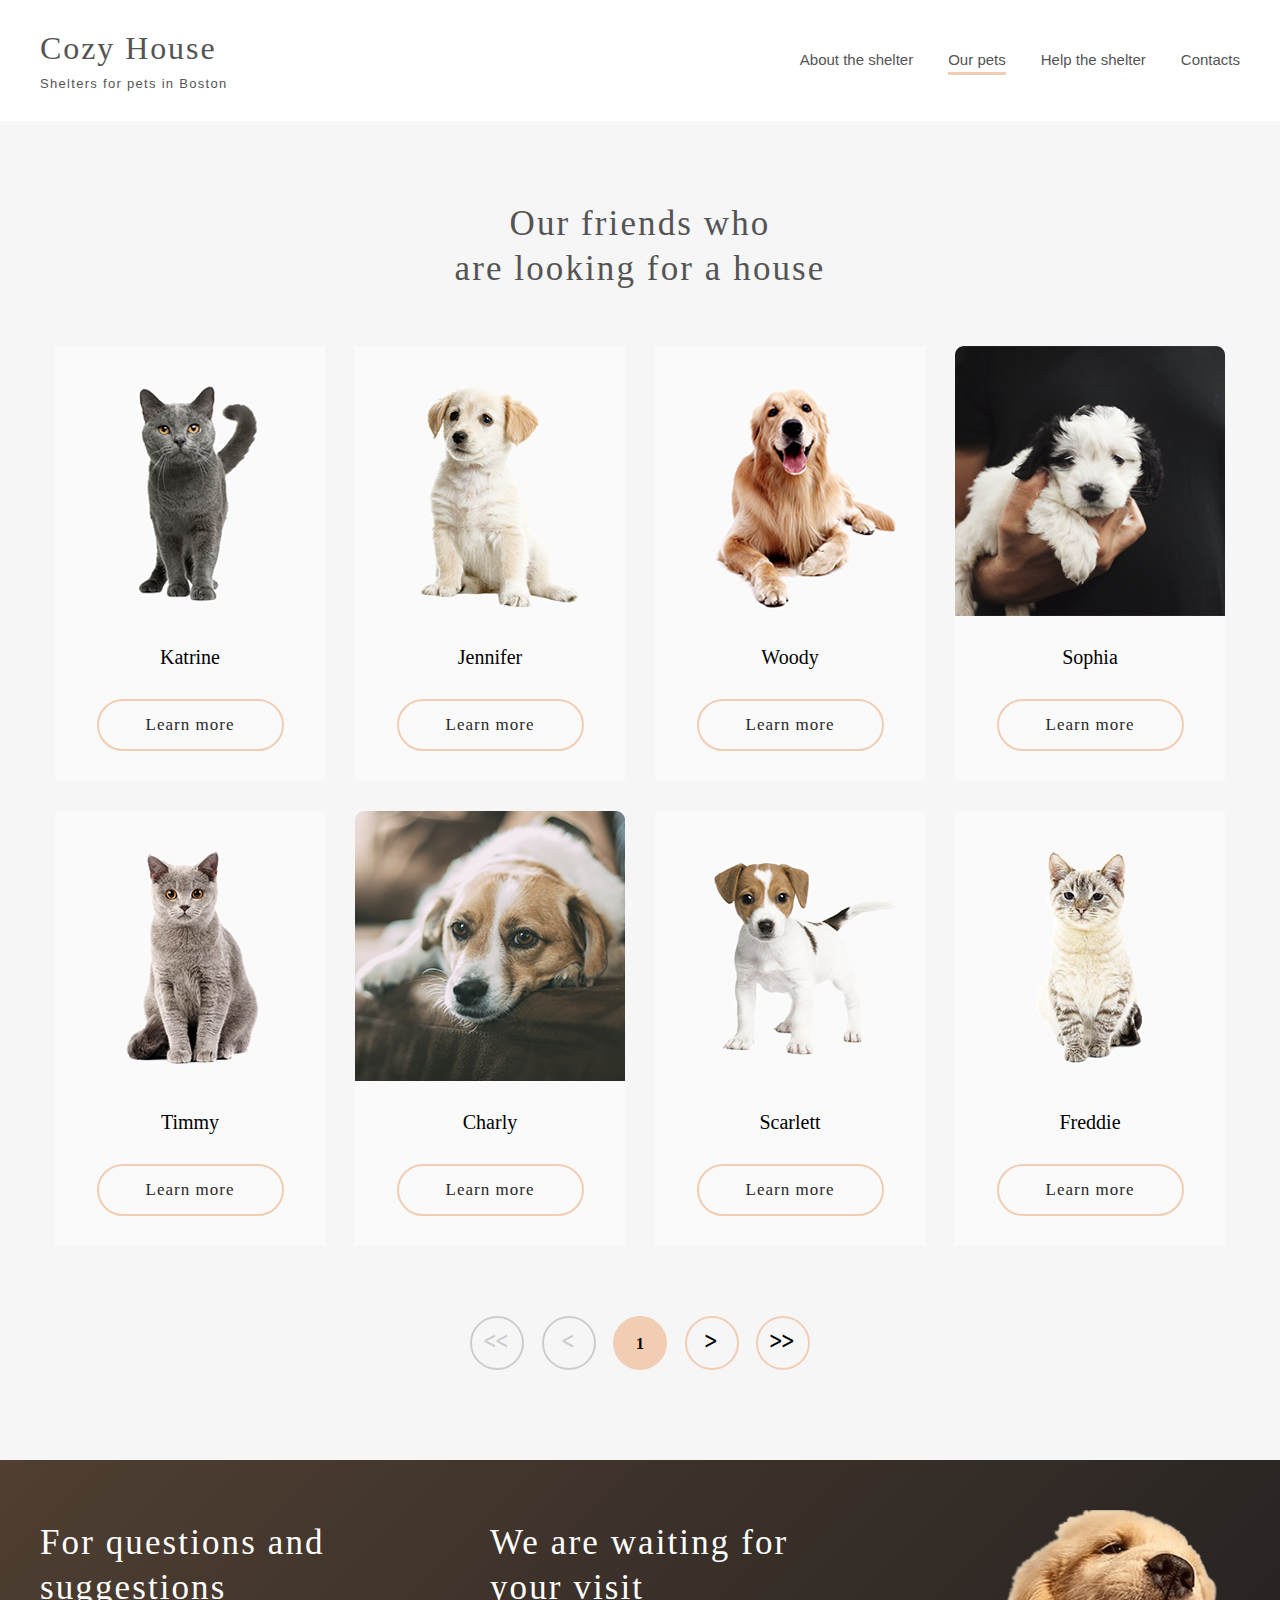
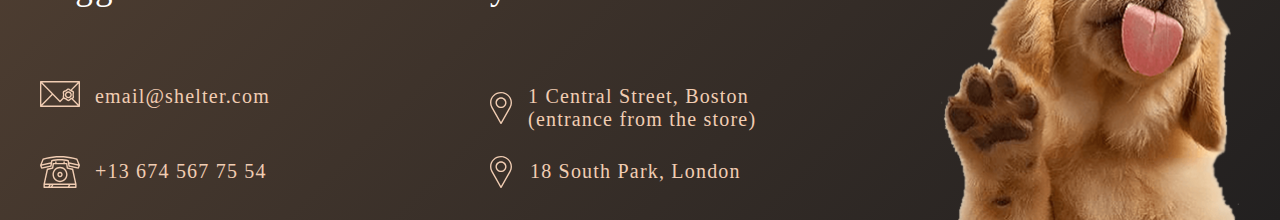
<file: pets/index.html>
<!DOCTYPE html>
<html lang="en">
<head>
    <meta charset="UTF-8">
    <meta http-equiv="X-UA-Compatible" content="IE=edge">
    <meta name="viewport" content="width=device-width, initial-scale=1.0">
    <link rel="stylesheet" href="output.css">
  
    <title>shelter</title>
</head>
<body>

        <div class="container">
            <header class="header-container">
                <div class="logo-description">
                    <div class="logo">
                        <a href="../index.html"><h1>Cozy House</h1></a>
                        
                    </div>
                    <div class="description">Shelters for pets in Boston</div>
                </div>
                <div class="navigation">
                    <nav class="nav-header">
                        <ul class="header-ul">
                            <li><a href="../index.html">About the shelter</a></li>
                            <li><a class="a-about" href="">Our pets</a></li>
                            <li><a href="../index.html#help">Help the shelter</a></li>
                            <li><a href="#pets-contacts">Contacts</a></li>
                        </ul>
                    </nav>
                </div>
                <div class="hamburger-menu">
                    <input id="menu__toggle" type="checkbox" />
                    <label class="menu__btn" for="menu__toggle">
                      <span></span>
                    </label>
                    <div class="menu__box">
                        <div class="logo-description hamburger-title">
                            <div class="logo">
                                <a href="index.html"><h1>Cozy House</h1></a>
                                
                            </div>
                            <div class="description">Shelters for pets in Boston</div>
                        </div>
                        <ul>
                            <li><a class="menu__item a-about" href="../index.html">About the shelter</a></li>
                            <li><a class="menu__item" href="">Our pets</a></li>
                            <li><a class="menu__item" href="../index.html#help">Help the shelter</a></li>
                            <li><a class="menu__item" href="#pets-contacts">Contacts</a></li>
                        </ul>
                    </div>
                  </div>
            </header>
        </div>


        <div class="wrapper-main-pets-block">
            <section>
                <h3>Our friends who<br>are looking for a house</h3>
                <div class="dogs-slider">
                    <div class="pet-slide cat">
                        <div class="katrine-svg"></div>
                        <div class="pet-name">Katrine</div>
                        <button class="learn-more">Learn more</button>
                    </div>
                    <div class="pet-slide jen">
                        <div class="jennifer-svg"></div>
                        <div class="pet-name">Jennifer</div>
                        <button class="learn-more">Learn more</button>
                    </div>
                    <div class="pet-slide wood">
                        <div class="woody-svg"></div>
                        <div class="pet-name">Woody</div>
                        <button class="learn-more">Learn more</button>
                    </div>
                    <div class="pet-slide sophia">
                        <div class="sof-svg"></div>
                        <div class="pet-name">Sophia</div>
                        <button class="learn-more">Learn more</button>
                    </div>
                    <div class="pet-slide tim">
                        <div class="tim-svg"></div>
                        <div class="pet-name">Timmy</div>
                        <button class="learn-more">Learn more</button>
                    </div>
                    <div class="pet-slide char">
                        <div class="char"></div>
                        <div class="pet-name">Charly</div>
                        <button class="learn-more">Learn more</button>
                    </div>
                    <div class="pet-slide scar">
                        <div class="scar"></div>
                        <div class="pet-name">Scarlett</div>
                        <button class="learn-more">Learn more</button>
                    </div>
                    <div class="pet-slide fred">
                        <div class="fred"></div>
                        <div class="pet-name">Freddie</div>
                        <button class="learn-more">Learn more</button>
                    </div>
                </div>
                <div class="arrows-and-numbers-pages">
                    <div class="paginator-button double-left-arrow not-active"><p>&#5176;&#5176;</p></div>
                    <div class="paginator-button single-left-arrow not-active"><p>&#5176;</p></div>
                    <div class="paginator-button current-page-number"><p>1</div>
                    <div class="paginator-button single-right-arrow active"><p>&#5171;</p></div>
                    <div class="paginator-button double-right-arrow active"><p>&#5171;&#5171;</p></div>
                </div>
            </section>
        </div>




        <div class="wrapper-footer" id="pets-contacts">
            <footer>
                <div class="h3-footer for-questions">For questions and suggestions</div>
                <a href="mailto:email@shelter.com">
                    <div class="footer-text email">
                        <div class="svg-email svg-icon-footer"></div>
                        <p>email@shelter.com</p>  
                    </div>
                </a>

                <a href="tel:+136745677554">
                    <div class="footer-text number">
                        <div class="svg-number svg-icon-footer"></div>
                        <p>+13 674 567 75 54</p> 
                    </div>
                </a>
                <div class="h3-footer we-are-waiting">We are waiting for your visit</div>

                <a href="https://www.google.by/maps/place/%D0%91%D0%BE%D1%81%D1%82%D0%BE%D0%BD,+%D0%9C%D0%B0%D1%81%D1%81%D0%B0%D1%87%D1%83%D1%81%D0%B5%D1%82%D1%81,+%D0%A1%D0%A8%D0%90/@42.3385098,-71.0736864,1801m/data=!3m1!1e3!4m5!3m4!1s0x89e3652d0d3d311b:0x787cbf240162e8a0!8m2!3d42.3600825!4d-71.0588801?hl=ru" target="_blank" class=" adress-1">
                    <div class="footer-text">
                        <div class="adress1 svg-icon-footer"></div>
                        <p>1 Central Street, Boston (entrance from the store)</p> 
                    </div>
                </a>

                <a href="https://www.google.com/maps/place/%D0%9B%D0%BE%D0%BD%D0%B4%D0%BE%D0%BD,+%D0%92%D0%B5%D0%BB%D0%B8%D0%BA%D0%BE%D0%B1%D1%80%D0%B8%D1%82%D0%B0%D0%BD%D0%B8%D1%8F/@51.3891635,-0.1188609,15.25z/data=!4m5!3m4!1s0x47d8a00baf21de75:0x52963a5addd52a99!8m2!3d51.5072178!4d-0.1275862" target="_blank" class=" adress-2">
                    <div class="footer-text">
                        <div class="adress2 svg-icon-footer"></div>
                        <p style="padding: 0;">18 South Park, London </p> 
                    </div>
                </a> 
                <img src="../assets/footer-puppy-png.png" class="svg-dog" ></img>
            </footer>
        </div>

  
</body>
</html>
</file>
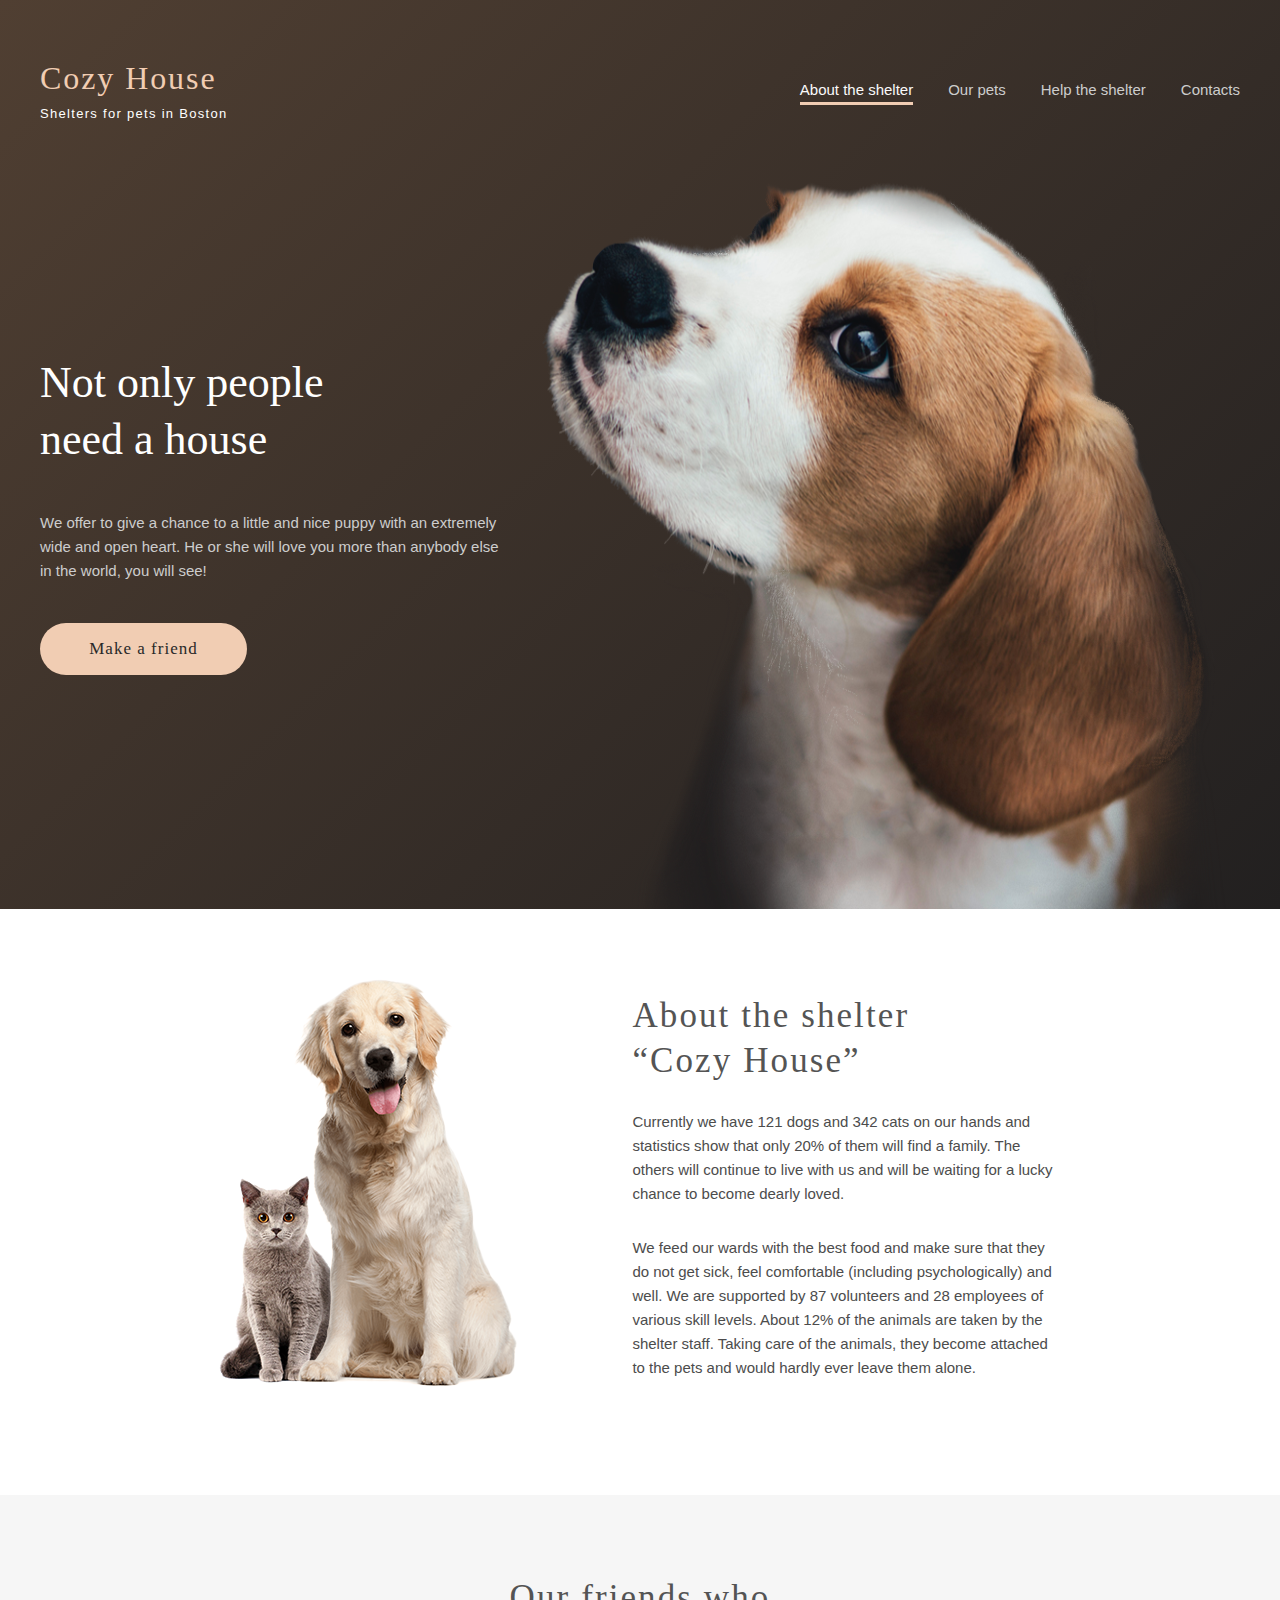
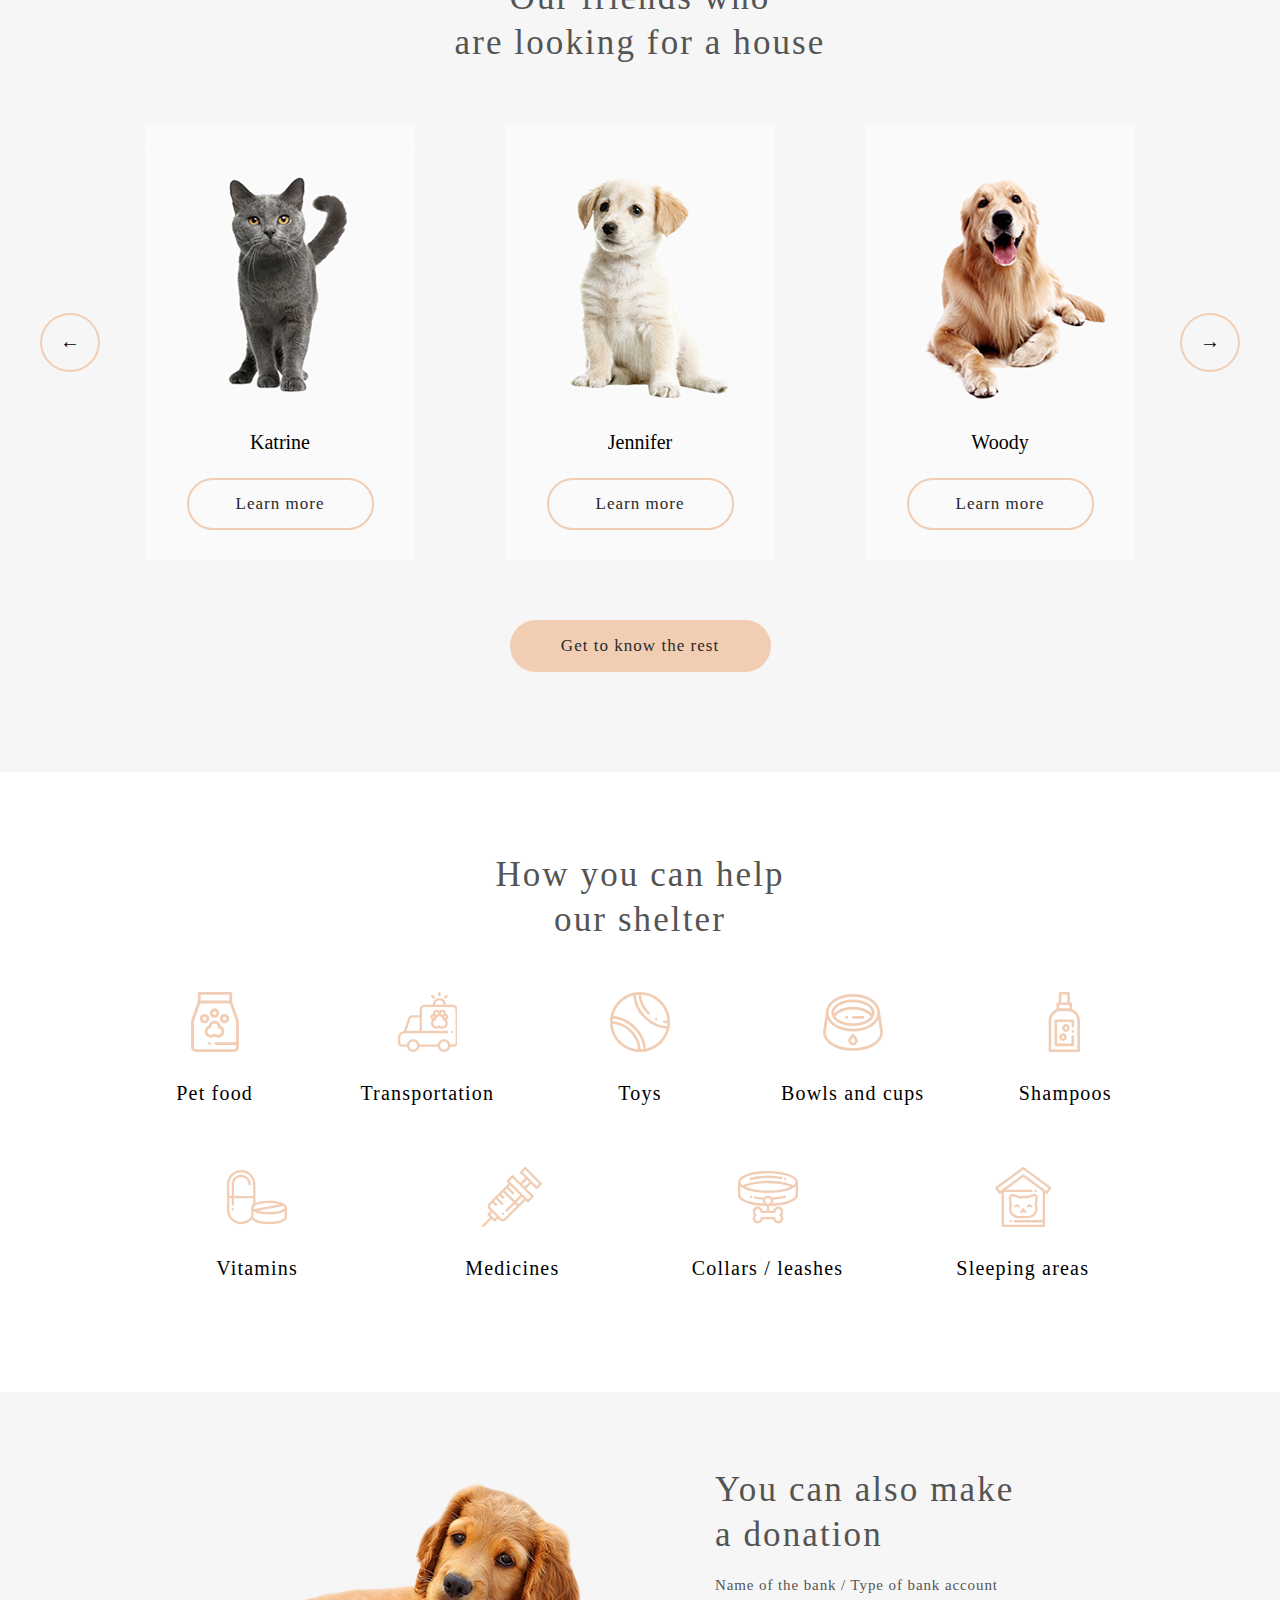
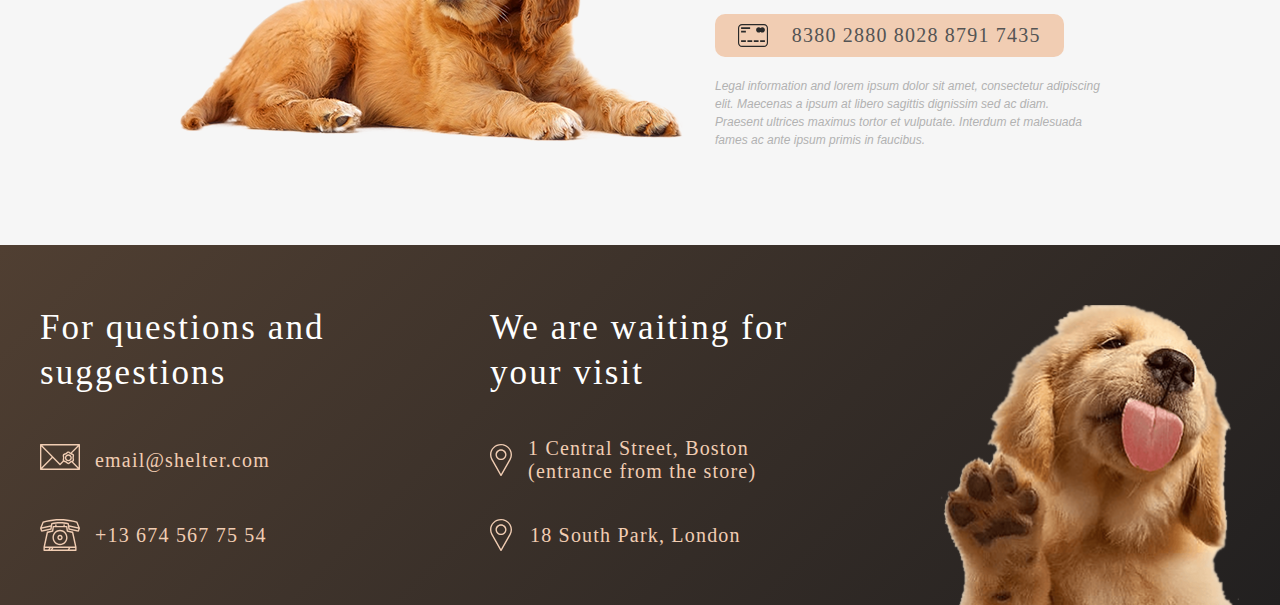
<file: pages/main/index.html>
<!DOCTYPE html>
<html lang="en">
<head>
    <meta charset="UTF-8">
    <meta http-equiv="X-UA-Compatible" content="IE=edge">
    <meta name="viewport" content="width=device-width, initial-scale=1.0">
    <link rel="stylesheet" href="output.css">
    <title>shelter</title>
</head>
<body>

        <div class="container">
            <header class="header-container">
                <div class="logo-description">
                    <div class="logo">
                        <a href="index.html"><h1>Cozy House</h1></a>
                        
                    </div>
                    <div class="description">Shelters for pets in Boston</div>
                </div>
                <div class="navigation">
                    <nav class="nav-header">
                        <ul class="header-ul">
                            <li><a class="a-about" href="">About the shelter</a></li>
                            <li><a href="../pets/index.html">Our pets</a></li>
                            <li><a href="#help">Help the shelter</a></li>
                            <li><a href="#contacts">Contacts</a></li>
                        </ul>
                    </nav>
                </div>
            </header>
            <section class="main-page">
                <div class="description-main-page">
                    <div class="not-only">Not only people need a house</div>
                    <div class="we-offer"><p>We offer to give a chance to a little and nice puppy with an extremely wide and open heart. He or she will love you more than anybody else in the world, you will see!</p></div>
                    <div class="button">
                        
                         <a href="#our_friends"><button>Make a friend</button></a>   
                        
                    </div>
                </div>
                <div class="first-cute-dog"></div>
            </section>
        </div>
        <section class="about-section">
            <div class="cat-dog-svg"></div>
            <div class="about-shelter-text">
                <h3 class="h3-about">About the shelter “Cozy House”</h3>
                <div class="about-text1"><p>Currently we have 121 dogs and 342 cats on our hands and statistics show that only 20% of them will find a family. The others will continue to live with us and will be waiting for a lucky chance to become dearly loved.</p></div>
                <div class="about-text2"><p>We feed our wards with the best food and make sure that they do not get sick, feel comfortable (including psychologically) and well. We are supported by 87 volunteers and 28 employees of various skill levels. About 12% of the animals are taken by the shelter staff. Taking care of the animals, they become attached to the pets and would hardly ever leave them alone.</p></div>
            </div>
        </section>
        <div id="our_friends" class="wrapper-our-friends">
            <section class="our-friends">
                <h3 class="h3-our-friends">Our friends who<br>are looking for a house</h3>
                <div class="dogs-and-arrows">
                    <div class="div-arrow left-arrow"> &larr; </div>
                    <div class="dogs-slider">
                        <div class="pet-slide cat">
                            <div class="katrine-svg"></div>
                            <div class="pet-name">Katrine</div>
                            <button class="learn-more">Learn more</button>
                        </div>
                        <div class="pet-slide jen">
                            <div class="jennifer-svg"></div>
                            <div class="pet-name">Jennifer</div>
                            <button class="learn-more">Learn more</button>
                        </div>
                        <div class="pet-slide wood">
                            <div class="woody-svg"></div>
                            <div class="pet-name">Woody</div>
                            <button class="learn-more">Learn more</button>
                        </div>
                    </div>
                    <div class="div-arrow right-arrow"> &rarr; </div>
                </div>
                <button class="get-to-know">Get to know the rest</button>

            </section>
        </div>
        <div id="help" class="wrapper-how-you-can">
            <section id="help" class="how-you-can">
                <h3 class="h3-how-you-can">How you can help<br>our shelter</h3>
                <div class="types-helps">
                    <div class="one-help">
                        <div class="svg-foot"></div>
                        <div class="help-note">Pet food</div>
                    </div>
                    <div class="one-help">
                        <div class="svg-transp"></div>
                        <div class="help-note">Transportation</div>
                    </div>
                    <div class="one-help">
                        <div class="svg-toys"></div>
                        <div class="help-note">Toys</div>
                    </div>
                    <div class="one-help">
                        <div class="svg-bowls"></div>
                        <div class="help-note">Bowls and cups</div>
                    </div>
                    <div class="one-help">
                        <div class="svg-shampoons"></div>
                        <div class="help-note">Shampoos</div>
                    </div>
                    <div class="one-help">
                        <div class="svg-vitamins"></div>
                        <div class="help-note">Vitamins</div>
                    </div>
                    <div class="one-help">
                        <div class="svg-med"></div>
                        <div class="help-note">Medicines</div>
                    </div>
                    <div class="one-help">
                        <div class="svg-collars"></div>
                        <div class="help-note">Collars / leashes</div>
                    </div>
                    <div class="one-help">
                        <div class="svg-sleep"></div>
                        <div class="help-note">Sleeping areas</div>
                    </div>
                </div>

            </section>
        </div>
        <div class="wrapper-you-can-also">
            <section class="you-can-also-section">
                <div class="svg-psa"></div>
                <div class="you-can-also-block">
                    <h3 class="you-can">You can also make a donation</h3>
                    <div class="name-bank-form">Name of the bank / Type of bank account</div>
                    <div class="cod-of-card">
                        <div class="svg-card"></div>
                        <div class="digitals-card">8380 2880 8028 8791 7435</div>
                    </div>
                    <div class="legal-info">
                        <p>Legal information and lorem ipsum dolor sit amet, consectetur adipiscing elit. Maecenas a ipsum at libero sagittis dignissim sed ac diam. Praesent ultrices maximus tortor et vulputate. Interdum et malesuada fames ac ante ipsum primis in faucibus.</p></div>
                    </div>
            </section>
        </div>
        <div id="contacts" class="wrapper-footer">
            <footer>
                <div class="h3-footer for-questions">For questions and suggestions</div>
                <div class="footer-text email">
                    <div class="svg-email svg-icon-footer"></div>
                    <p>email@shelter.com</p>  
                </div>
                <div class="footer-text number">
                    <div class="svg-number svg-icon-footer"></div>
                    <p>+13 674 567 75 54</p> 
                </div>
                <div class="h3-footer we-are-waiting">We are waiting for your visit</div>
                <div class="footer-text adress-1">
                    <div class="adress1 svg-icon-footer"></div>
                    <p>1 Central Street, Boston (entrance from the store)</p> 
                </div>
                <div class="footer-text adress-2">
                    <div class="adress2 svg-icon-footer"></div>
                    <p style="padding: 0;">18 South Park, London </p> 
                </div>
                <div class="svg-dog"></div>
            </footer>
        </div>

    
</body>
</html>
</file>
<file: pets/output.css>
@charset "UTF-8";
body {
  background-color: #640000;
  margin: 0;
}

h3 {
  font-family: Georgia;
  font-size: 35px;
  font-weight: 400;
  line-height: 45px;
  letter-spacing: 0.06em;
  color: #545454;
}

.h3-footer {
  font-family: Georgia;
  font-size: 35px;
  font-weight: 400;
  line-height: 45px;
  letter-spacing: 0.06em;
  text-align: left;
  color: #FFFFFF;
}

a {
  text-decoration: none;
}

.container .header-container .hamburger-menu {
  display: none;
  position: absolute;
}

.container {
  margin: 0 auto;
  background: #FFFFFF;
}
.container .header-container {
  max-width: 1280px;
  padding-left: 40px;
  padding-right: 40px;
  margin: 0 auto;
  display: flex;
  justify-content: space-between;
  padding-top: 10px;
  padding-bottom: 30px;
}
.container .header-container a {
  text-decoration: none;
}
.container .header-container h1 {
  margin-bottom: 10px;
  font-family: Georgia;
  font-size: 32px;
  font-weight: 400;
  line-height: 35px;
  letter-spacing: 0.06em;
  text-align: left;
  color: #545454;
  text-decoration: none;
}
.container .header-container .logo-description {
  font-family: "Arial";
  font-style: normal;
  font-weight: 400;
  font-size: 13px;
  line-height: 15px;
  letter-spacing: 0.1em;
  color: #545454;
}
.container .header-container .navigation {
  margin-top: 20px;
}
.container .header-container .header-ul {
  display: flex;
  flex-direction: row;
  list-style-type: none;
  align-items: center;
}
.container .header-container .header-ul li {
  margin-left: 35px;
  font-family: "Arial";
  font-style: normal;
  font-weight: 400;
  font-size: 15px;
  line-height: 160%;
  color: #545454;
}
.container .header-container .header-ul li a {
  font-family: "Arial";
  font-style: normal;
  font-weight: 400;
  font-size: 15px;
  line-height: 160%;
  color: #545454;
  text-decoration: none;
}
.container .header-container .header-ul li a:hover {
  cursor: pointer;
}
.container .header-container .header-ul li a:hover:after {
  position: relative;
  display: block;
  content: "";
  top: 0px;
  left: 0;
  width: 100%;
  height: 3px;
  background-color: #F1CDB3;
}
.container .header-container .header-ul li .a-about {
  position: relative;
  top: 2px;
  font-family: "Arial";
  font-style: normal;
  font-weight: 400;
  font-size: 15px;
  line-height: 160%;
  color: #545454;
  text-decoration: none;
}
.container .header-container .header-ul li .a-about:after {
  position: relative;
  display: block;
  content: "";
  top: 0px;
  left: 0;
  width: 100%;
  height: 3px;
  background-color: #F1CDB3;
}

.wrapper-main-pets-block {
  margin: 0 auto;
  background: #F6F6F6;
}
.wrapper-main-pets-block section {
  max-width: 1280px;
  padding-left: 40px;
  padding-right: 40px;
  padding-top: 45px;
  padding-bottom: 50px;
  margin: 0 auto;
  display: flex;
  flex-direction: column;
  align-items: center;
  align-content: center;
}
.wrapper-main-pets-block section h3 {
  max-width: 400px;
  text-align: center;
  margin-bottom: 55px;
}
.wrapper-main-pets-block section .dogs-slider {
  max-width: 1200px;
  margin: 0 auto;
  display: flex;
  flex-direction: row;
  flex-wrap: wrap;
}
.wrapper-main-pets-block section .pet-slide {
  width: 270px;
  height: 435px;
  background-color: #FAFAFA;
  margin-left: 15px;
  margin-right: 15px;
  margin-bottom: 30px;
  display: flex;
  flex-direction: column;
  justify-content: space-between;
  align-items: center;
  background-color: #FAFAFA;
}
.wrapper-main-pets-block section .pet-slide .katrine-svg {
  display: block;
  width: 270px;
  height: 270px;
  background-image: url("../assets/pets-katrine.svg");
}
.wrapper-main-pets-block section .pet-slide .pet-name {
  font-family: "Georgia";
  font-style: normal;
  font-weight: 400;
  font-size: 20px;
  line-height: 23px;
}
.wrapper-main-pets-block section .pet-slide .learn-more {
  width: 187px;
  height: 52px;
  border: 2px solid #F1CDB3;
  border-radius: 26px;
  margin-bottom: 30px;
  font-family: "Georgia";
  font-style: normal;
  font-weight: 400;
  font-size: 17px;
  line-height: 130%;
  letter-spacing: 0.06em;
  background-color: #FAFAFA;
  color: #292929;
}
.wrapper-main-pets-block section .pet-slide .jennifer-svg {
  display: block;
  width: 270px;
  height: 270px;
  background-image: url("../assets/pets-jennifer.svg");
}
.wrapper-main-pets-block section .pet-slide .woody-svg {
  display: block;
  width: 270px;
  height: 270px;
  background-image: url("../assets/pets-woody.svg");
}
.wrapper-main-pets-block section .pet-slide .sof-svg {
  display: block;
  width: 270px;
  height: 270px;
  background-image: url("../assets/pets-katrine (1).svg");
}
.wrapper-main-pets-block section .pet-slide .tim-svg {
  display: block;
  width: 270px;
  height: 270px;
  background-image: url("../assets/pets-timmy.svg");
}
.wrapper-main-pets-block section .pet-slide .char {
  display: block;
  width: 270px;
  height: 270px;
  background-image: url("../assets/pets-charly.svg");
}
.wrapper-main-pets-block section .pet-slide .scar {
  display: block;
  width: 270px;
  height: 270px;
  background-image: url("../assets/pets-scarlet.svg");
}
.wrapper-main-pets-block section .pet-slide .fred {
  display: block;
  width: 270px;
  height: 270px;
  background-image: url("../assets/pets-katrine (2).svg");
}
.wrapper-main-pets-block section .pet-slide:hover {
  background-color: #FFFFFF;
  cursor: pointer;
}
.wrapper-main-pets-block section .pet-slide:hover .learn-more {
  border: #FDDCC4;
  background-color: #FDDCC4;
  cursor: pointer;
}
.wrapper-main-pets-block section .pets-modals {
  max-width: 1200px;
  margin: 0 auto;
  display: flex;
  flex-direction: row;
  flex-wrap: wrap;
  justify-content: space-between;
}
.wrapper-main-pets-block section .pets-modals .pet-modal {
  width: 270px;
  height: 435px;
  background-color: #FAFAFA;
  display: flex;
  flex-direction: column;
  justify-content: space-between;
  align-items: center;
}
.wrapper-main-pets-block section .arrows-and-numbers-pages {
  width: 340px;
  margin: 40px 0;
  display: flex;
  justify-content: space-between;
}
.wrapper-main-pets-block section .arrows-and-numbers-pages .paginator-button {
  width: 50px;
  height: 50px;
  border: 2px solid #F1CDB3;
  border-radius: 50%;
  font-size: 16px;
  font-weight: bold;
}
.wrapper-main-pets-block section .arrows-and-numbers-pages .paginator-button p {
  position: relative;
  left: 12px;
  bottom: 2px;
}
.wrapper-main-pets-block section .arrows-and-numbers-pages .single-left-arrow p,
.wrapper-main-pets-block section .arrows-and-numbers-pages .single-right-arrow p {
  left: 18px;
}
.wrapper-main-pets-block section .arrows-and-numbers-pages .current-page-number p {
  top: 1px;
  left: 21px;
}
.wrapper-main-pets-block section .arrows-and-numbers-pages .not-active {
  border: 2px solid #CDCDCD;
  color: #CDCDCD;
}
.wrapper-main-pets-block section .arrows-and-numbers-pages .current-page-number {
  background-color: #F1CDB3;
}
.wrapper-main-pets-block section .arrows-and-numbers-pages .active:hover {
  background-color: #F1CDB3;
  cursor: pointer;
}

/*      <section>

          <div class="arrows-and-numbers-pages"></div>*/
.wrapper-footer {
  margin: 0 auto;
  background: linear-gradient(135deg, #503f32, #222020);
}
.wrapper-footer footer {
  max-width: 1280px;
  max-height: 350px;
  padding-left: 40px;
  padding-right: 40px;
  padding-top: 60px;
  padding-bottom: 60px;
  margin: 0 auto;
  display: grid;
  row-gap: 55px;
  column-gap: 150px;
  grid-template-rows: 90px 20px 20px;
  grid-template-columns: 25% 25% 25%;
  grid-template-areas: "for we dog" "email adr-1 dog" "num adr-2 dog";
  justify-items: start;
}
.wrapper-footer footer .for-questions {
  grid-area: for;
}
.wrapper-footer footer .email {
  grid-area: email;
}
.wrapper-footer footer .number {
  grid-area: num;
}
.wrapper-footer footer .we-are-waiting {
  grid-area: we;
}
.wrapper-footer footer .adress-1 {
  grid-area: adr-1;
}
.wrapper-footer footer .adress-2 {
  grid-area: adr-2;
}
.wrapper-footer footer .svg-dog {
  position: relative;
  bottom: 10px;
  grid-area: dog;
}
.wrapper-footer footer .svg-icon-footer {
  width: 40px;
  height: 32px;
  background-repeat: no-repeat;
}
.wrapper-footer footer .svg-email {
  background-image: url(../assets/mail.svg);
}
.wrapper-footer footer .svg-number {
  background-image: url(../assets/phone.svg);
}
.wrapper-footer footer .adress1 {
  background-image: url(../assets/icon-marker.svg);
}
.wrapper-footer footer .adress2 {
  background-image: url(../assets/icon-marker.svg);
}
.wrapper-footer footer .footer-text {
  font-family: Georgia;
  font-size: 20px;
  font-weight: 400;
  line-height: 23px;
  letter-spacing: 0.06em;
  text-align: left;
  color: #F1CDB3;
  display: flex;
  flex-direction: row;
  justify-content: space-between;
  align-items: center;
}
.wrapper-footer footer .footer-text p {
  padding-left: 15px;
}

@media (max-width: 1279px) {
  .header-ul {
    padding-left: 0px;
  }

  .container {
    position: sticky;
    top: 0;
    z-index: 2;
  }

  .container .header-container {
    padding-top: 10px;
    padding-bottom: 30px;
    padding-left: 30px;
    padding-right: 30px;
  }

  .wrapper-footer footer {
    max-width: 1280px;
    max-height: 640px;
    padding-left: 60px;
    padding-right: 40px;
    padding-top: 30px;
    padding-bottom: 0;
    margin: 0 auto;
    display: grid;
    row-gap: 32px;
    column-gap: 50px;
    grid-template-rows: 1fr 0.5fr 1fr 1fr 1.3fr 0.2fr;
    grid-template-columns: 45% 45%;
    grid-template-areas: "for we" "email adr-1" "num adr-2" "dog dog" "dog dog" "dog dog";
    justify-items: start;
  }
  .wrapper-footer footer p {
    margin: 0;
  }
  .wrapper-footer footer .svg-dog {
    position: relative;
    bottom: 26px;
    justify-self: center;
    margin-top: 20px;
  }

  .wrapper-main-pets-block section {
    padding-bottom: 30px;
  }
  .wrapper-main-pets-block section h3 {
    margin-bottom: 30px;
  }
  .wrapper-main-pets-block section .dogs-slider {
    justify-content: center;
  }
  .wrapper-main-pets-block section .dogs-slider .scar,
.wrapper-main-pets-block section .dogs-slider .fred {
    display: none;
  }
  .wrapper-main-pets-block section .arrows-and-numbers-pages {
    margin-top: 13px;
  }
}
@media (max-width: 767px) {
  h3 {
    font-family: Georgia;
    font-size: 25px;
    font-weight: 400;
    line-height: 32px;
    letter-spacing: 0.06em;
    text-align: center;
  }

  .container .header-container {
    padding-left: 10px;
    padding-bottom: 30px;
  }
  .container .header-container .navigation {
    display: none;
  }
  .container .header-container .hamburger-menu {
    display: block;
    position: absolute;
    right: 50px;
    /* скрываем чекбокс */
    /* стилизуем кнопку */
    /* добавляем "гамбургер" */
    /* контейнер меню */
    /* элементы меню */
  }
  .container .header-container .hamburger-menu #menu__toggle {
    opacity: 0;
  }
  .container .header-container .hamburger-menu .menu__btn {
    display: flex;
    /* используем flex для центрирования содержимого */
    align-items: center;
    /* центрируем содержимое кнопки */
    position: absolute;
    top: 35px;
    right: 5px;
    width: 30px;
    height: 30px;
    cursor: pointer;
    z-index: 1;
  }
  .container .header-container .hamburger-menu .menu__btn > span,
.container .header-container .hamburger-menu .menu__btn > span::before,
.container .header-container .hamburger-menu .menu__btn > span::after {
    display: block;
    position: absolute;
    width: 100%;
    height: 2px;
    background-color: #000000;
  }
  .container .header-container .hamburger-menu .menu__btn > span::before {
    content: "";
    top: -10px;
  }
  .container .header-container .hamburger-menu .menu__btn > span::after {
    content: "";
    top: 10px;
  }
  .container .header-container .hamburger-menu .menu__box {
    display: block;
    position: fixed;
    visibility: hidden;
    top: 0;
    right: 0;
    width: 320px;
    height: 100%;
    margin: 0;
    list-style: none;
    text-align: center;
    background-color: #292929;
    box-shadow: 1px 0px 6px rgba(0, 0, 0, 0.2);
  }
  .container .header-container .hamburger-menu .menu__box .hamburger-title {
    margin-left: 10px;
    margin-top: 30px;
    text-align: left;
  }
  .container .header-container .hamburger-menu .menu__box ul {
    padding-inline-start: 0;
    list-style: none;
    padding-top: 150px;
  }
  .container .header-container .hamburger-menu .menu__item {
    display: block;
    padding: 12px 24px;
    text-align: center;
    color: #FAFAFA;
    font-family: Arial;
    font-size: 32px;
    font-weight: 400;
    line-height: 51px;
    letter-spacing: 0px;
    text-decoration: none;
  }
  .container .header-container .hamburger-menu .menu__item:hover {
    background-color: #CFD8DC;
  }
  .container .header-container .hamburger-menu #menu__toggle:checked ~ .menu__btn > span {
    transform: rotate(90deg);
  }
  .container .header-container .hamburger-menu #menu__toggle:checked ~ .menu__box {
    visibility: visible;
    right: 0;
  }
  .container .header-container .hamburger-menu #menu__toggle:checked ~ .main__logo {
    visibility: hidden;
    right: 0;
  }
  .container .main-page {
    padding: 0 10px;
  }
  .container .main-page .description-main-page {
    padding-top: 15px !important;
  }
  .container .main-page .description-main-page .not-only {
    align-self: center;
    margin: 0 20px;
    margin-bottom: 8px !important;
    text-align: center;
    font-size: 25px;
    line-height: 32.5px;
    letter-spacing: 0.06em;
  }
  .container .main-page .description-main-page .we-offer {
    margin-top: 20px;
    text-align: center;
    color: #CDCDCD;
  }
  .container .main-page .first-cute-dog {
    margin-left: 40px;
    margin-top: 105px;
  }
  .container .main-page .first-cute-dog img {
    position: static;
    max-width: 100%;
  }

  .wrapper-footer {
    margin: 0 auto;
    background: linear-gradient(135deg, #503f32, #222020);
  }
  .wrapper-footer footer {
    max-height: 810px;
    padding: 30px 10px;
    padding-bottom: 0;
    margin: 0 auto;
    display: grid;
    row-gap: 37px;
    column-gap: 0;
    grid-template-columns: 100%;
    grid-template-rows: 70px 30px 30px 70px 30px 55px 270px;
    grid-template-areas: "for" "email" "num" "we" "adr-1" "adr-2" "dog";
    justify-items: center;
  }
  .wrapper-footer footer .h3-footer {
    font-size: 25px;
    line-height: 32px;
    text-align: center;
  }
  .wrapper-footer footer a .email,
.wrapper-footer footer a .number {
    margin: 0 20px;
  }
  .wrapper-footer footer .we-are-waiting {
    margin: 0 20px;
  }
  .wrapper-footer footer .adress-2 {
    align-self: flex-end;
  }
  .wrapper-footer footer .svg-dog {
    width: 260px;
    height: 269px;
    margin-top: 28px;
  }

  .wrapper-main-pets-block section {
    padding: 20px 15px;
    padding-bottom: 0px;
  }
  .wrapper-main-pets-block section h3 {
    margin-bottom: 35px;
  }
  .wrapper-main-pets-block section .dogs-slider {
    justify-content: center;
    margin-left: 0;
  }
  .wrapper-main-pets-block section .dogs-slider .char,
.wrapper-main-pets-block section .dogs-slider .tim,
.wrapper-main-pets-block section .dogs-slider .sophia,
.wrapper-main-pets-block section .dogs-slider .scar,
.wrapper-main-pets-block section .dogs-slider .fred {
    display: none;
  }
  .wrapper-main-pets-block section .arrows-and-numbers-pages {
    max-width: 300px;
    margin-top: 13px;
  }
}
/*
.container{
   // max-width: 1280px;
    margin: 0 auto;
   // padding-left: 40px;
   // padding-right: 40px;
    background: $background ;

    .header-container{
        max-width: 1280px;
        padding-left: 40px;
        padding-right: 40px;
        margin: 0 auto;
        display: flex;
        justify-content: space-between;
        padding-top: 40px;
        padding-bottom: 60px;




@import 'add';

$background-colour: rgb(26, 66, 35);

$primary-font: Arial, serif;

$primary-font-size: 48px;

%message {
    display: flex;
    align-items: center;
}

body {
    background-color: $background-colour;
    font-family: $primary-font;
    font-size: $primary-font-size;
    @extend %message;
}

ul {
    li {
        margin: 10px 20px;
    }
    a {
        color: #022000 ;
    }
}
*/

/*# sourceMappingURL=output.css.map */
</file>
<file: pages/main/output.css>
body {
  background-color: #640000;
  margin: 0;
}

h3 {
  font-family: Georgia;
  font-size: 35px;
  font-weight: 400;
  line-height: 45px;
  letter-spacing: 0.06em;
  color: #545454;
}

.h3-footer {
  font-family: Georgia;
  font-size: 35px;
  font-weight: 400;
  line-height: 45px;
  letter-spacing: 0.06em;
  text-align: left;
  color: #FFFFFF;
}

.container {
  margin: 0 auto;
  background: linear-gradient(135deg, #503f32, #222020);
}
.container .header-container {
  max-width: 1280px;
  padding-left: 40px;
  padding-right: 40px;
  margin: 0 auto;
  display: flex;
  justify-content: space-between;
  padding-top: 40px;
  padding-bottom: 60px;
}
.container .header-container a {
  text-decoration: none;
}
.container .header-container h1 {
  margin-bottom: 10px;
  font-family: Georgia;
  font-size: 32px;
  font-weight: 400;
  line-height: 35px;
  letter-spacing: 0.06em;
  color: #F1CDB3;
  text-decoration: none;
}
.container .header-container .logo-description {
  font-family: "Arial";
  font-style: normal;
  font-weight: 400;
  font-size: 13px;
  line-height: 15px;
  letter-spacing: 0.1em;
  color: #FFFFFF;
}
.container .header-container .navigation {
  margin-top: 20px;
}
.container .header-container .header-ul {
  display: flex;
  flex-direction: row;
  list-style-type: none;
  align-items: center;
}
.container .header-container .header-ul li {
  margin-left: 35px;
  font-family: "Arial";
  font-style: normal;
  font-weight: 400;
  font-size: 15px;
  line-height: 160%;
  color: #CDCDCD;
}
.container .header-container .header-ul li a {
  font-family: "Arial";
  font-style: normal;
  font-weight: 400;
  font-size: 15px;
  line-height: 160%;
  color: #CDCDCD;
  text-decoration: none;
}
.container .header-container .header-ul li a:hover {
  cursor: pointer;
}
.container .header-container .header-ul li a:hover:after {
  position: relative;
  display: block;
  content: "";
  top: 0px;
  left: 0;
  width: 100%;
  height: 3px;
  background-color: #F1CDB3;
}
.container .header-container .header-ul li .a-about {
  position: relative;
  top: 2px;
  font-family: "Arial";
  font-style: normal;
  font-weight: 400;
  font-size: 15px;
  line-height: 160%;
  color: #FAFAFA;
  text-decoration: none;
}
.container .header-container .header-ul li .a-about:after {
  position: relative;
  display: block;
  content: "";
  top: 0px;
  left: 0;
  width: 100%;
  height: 3px;
  background-color: #F1CDB3;
}
.container .main-page {
  max-width: 1280px;
  padding-left: 40px;
  padding-right: 40px;
  margin: 0 auto;
  display: flex;
  flex-direction: row;
  justify-content: space-between;
}
.container .main-page .description-main-page {
  max-width: 460px;
  max-height: 322px;
  padding-top: 173px;
  display: flex;
  flex-direction: column;
  flex-shrink: 3;
}
.container .main-page .description-main-page .not-only {
  max-width: 310px;
  font-family: Georgia;
  font-size: 44px;
  font-weight: 400;
  line-height: 57px;
  letter-spacing: 0em;
  color: #FFFFFF;
  margin-bottom: 28px;
}
.container .main-page .description-main-page .we-offer {
  font-family: Arial;
  font-size: 15px;
  font-weight: 400;
  line-height: 24px;
  letter-spacing: 0px;
  text-align: left;
  color: #CDCDCD;
  margin-bottom: 25px;
}
.container .main-page .description-main-page button {
  width: 207px;
  height: 52px;
  border-radius: 45px;
  border: none;
  background-color: #F1CDB3;
  font-family: Georgia;
  font-size: 17px;
  font-weight: 400;
  line-height: 22px;
  letter-spacing: 0.06em;
  color: #292929;
  cursor: pointer;
}
.container .main-page .description-main-page button:hover {
  border: #CDCDCD 2px solid;
  background-color: transparent;
  color: #CDCDCD;
  box-shadow: 3px 5px 4px 3px rgba(2, 0, 0, 0.2);
}
.container .main-page .first-cute-dog {
  display: block;
  width: 698px;
  height: 728px;
  background-image: url(../../assets/start-screen-puppy.svg);
  background-repeat: no-repeat;
}

.about-section {
  max-width: 1280px;
  margin: 0 auto;
  padding-top: 70px;
  padding-bottom: 100px;
  padding-left: 17%;
  padding-right: 17%;
  background: #FFFFFF;
  display: flex;
  justify-content: space-between;
}
.about-section .cat-dog-svg {
  display: block;
  width: 300px;
  height: 408px;
  background-image: url(../../assets/about-pets.svg);
  background-repeat: no-repeat;
  padding-right: 50px;
}
.about-section .about-shelter-text {
  flex-shrink: 5;
  display: flex;
  flex-direction: column;
  max-width: 430px;
  padding-left: 50px;
}
.about-section .about-shelter-text .h3-about {
  margin-top: 14px;
  margin-bottom: 12px;
  max-width: 350px;
}
.about-section .about-shelter-text p {
  font-family: "Arial";
  font-style: normal;
  font-weight: 400;
  font-size: 15px;
  line-height: 160%;
  color: #4C4C4C;
}

.wrapper-our-friends {
  width: 100%;
  background-color: #F6F6F6;
}
.wrapper-our-friends .our-friends {
  max-width: 1280px;
  margin: 0 auto;
  padding-top: 45px;
  padding-left: 3%;
  padding-right: 3%;
  padding-bottom: 100px;
  display: flex;
  flex-direction: column;
  align-items: center;
  background-color: #F6F6F6;
}
.wrapper-our-friends .our-friends .h3-our-friends {
  display: block;
  width: 400px;
  height: 90px;
  text-align: center;
}
.wrapper-our-friends .our-friends .dogs-and-arrows {
  padding-top: 25px;
  padding-bottom: 60px;
  display: flex;
  flex-direction: row;
  align-items: center;
}
.wrapper-our-friends .our-friends .dogs-and-arrows .div-arrow {
  width: 38px;
  height: 40px;
  border: 2px solid #F1CDB3;
  border-radius: 50%;
  font-size: 20px;
  font-weight: bold;
  padding-left: 18px;
  padding-top: 15px;
}
.wrapper-our-friends .our-friends .dogs-and-arrows .div-arrow:hover {
  background-color: #dfdbdb;
  border: 2px solid #F6F6F6;
  cursor: pointer;
}
.wrapper-our-friends .our-friends .dogs-and-arrows .dogs-slider {
  max-width: 1080px;
  display: grid;
  grid-template-columns: 1fr 1fr 1fr;
  grid-template-areas: "cat jen wood";
}
.wrapper-our-friends .our-friends .dogs-and-arrows .dogs-slider .cat {
  grid-area: cat;
}
.wrapper-our-friends .our-friends .dogs-and-arrows .dogs-slider .jen {
  grid-area: jen;
}
.wrapper-our-friends .our-friends .dogs-and-arrows .dogs-slider .wood {
  grid-area: wood;
}
.wrapper-our-friends .our-friends .dogs-and-arrows .pet-slide {
  width: 270px;
  height: 435px;
  background-color: #FFFFFF;
  margin-left: 45px;
  margin-right: 45px;
  display: flex;
  flex-direction: column;
  justify-content: space-around;
  align-items: center;
  background-color: #FAFAFA;
}
.wrapper-our-friends .our-friends .dogs-and-arrows .pet-slide .katrine-svg {
  display: block;
  width: 270px;
  height: 270px;
  background-image: url("../../assets/pets-katrine.svg");
}
.wrapper-our-friends .our-friends .dogs-and-arrows .pet-slide .pet-name {
  font-family: "Georgia";
  font-style: normal;
  font-weight: 400;
  font-size: 20px;
  line-height: 23px;
}
.wrapper-our-friends .our-friends .dogs-and-arrows .pet-slide .learn-more {
  width: 187px;
  height: 52px;
  border: 2px solid #F1CDB3;
  border-radius: 26px;
  margin-bottom: 18px;
  font-family: "Georgia";
  font-style: normal;
  font-weight: 400;
  font-size: 17px;
  line-height: 130%;
  letter-spacing: 0.06em;
  background-color: #FAFAFA;
  color: #292929;
}
.wrapper-our-friends .our-friends .dogs-and-arrows .pet-slide .learn-more:hover {
  background-color: #dfdbdb;
  cursor: pointer;
}
.wrapper-our-friends .our-friends .dogs-and-arrows .pet-slide .jennifer-svg {
  display: block;
  width: 270px;
  height: 270px;
  background-image: url("../../assets/pets-jennifer.svg");
}
.wrapper-our-friends .our-friends .dogs-and-arrows .pet-slide .woody-svg {
  display: block;
  width: 270px;
  height: 270px;
  background-image: url("../../assets/pets-woody.svg");
}
.wrapper-our-friends .our-friends .get-to-know {
  width: 261px;
  height: 52px;
  background-color: #F1CDB3;
  font-family: "Georgia";
  font-style: normal;
  font-weight: 400;
  font-size: 17px;
  line-height: 130%;
  letter-spacing: 0.06em;
  color: #292929;
  border: none;
  border-radius: 26px;
}
.wrapper-our-friends .our-friends .get-to-know:hover {
  position: relative;
  bottom: 2px;
  right: 1px;
  box-shadow: 2px 4px 4px 3px rgba(2, 0, 0, 0.2);
}

.wrapper-how-you-can {
  width: 100%;
  background-color: #FFFFFF;
}
.wrapper-how-you-can .how-you-can {
  max-width: 1280px;
  margin: 0 auto;
  padding-top: 45px;
  padding-left: 7%;
  padding-right: 7%;
  padding-bottom: 50px;
  background: #FFFFFF;
  display: flex;
  flex-direction: column;
  align-items: center;
}
.wrapper-how-you-can .how-you-can .h3-how-you-can {
  width: 320px;
  height: 90px;
  text-align: center;
  margin-bottom: 50px;
}
.wrapper-how-you-can .how-you-can .types-helps {
  min-height: 350px;
  max-width: 1090px;
  width: 100%;
  display: flex;
  flex-direction: row;
  flex-wrap: wrap;
  justify-content: space-evenly;
}
.wrapper-how-you-can .how-you-can .types-helps .help-note {
  text-align: center;
  font-family: Georgia;
  font-size: 20px;
  font-weight: 400;
  line-height: 23px;
  letter-spacing: 0.06em;
  text-align: center;
}
.wrapper-how-you-can .how-you-can .types-helps .one-help {
  width: 166px;
  height: 113px;
  background-color: #FFFFFF;
  display: flex;
  flex-direction: column;
  align-items: center;
  margin-right: 10px;
  margin-left: 10px;
  justify-content: space-between;
}
.wrapper-how-you-can .how-you-can .types-helps .one-help .svg-foot {
  width: 60px;
  height: 60px;
  background-image: url(../../assets/helps-svg/icon-pet-food.svg);
}
.wrapper-how-you-can .how-you-can .types-helps .one-help .svg-transp {
  width: 60px;
  height: 60px;
  background-image: url(../../assets/helps-svg/icon-transportation.svg);
}
.wrapper-how-you-can .how-you-can .types-helps .one-help .svg-toys {
  width: 60px;
  height: 60px;
  background-image: url(../../assets/helps-svg/icon-toys.svg);
}
.wrapper-how-you-can .how-you-can .types-helps .one-help .svg-bowls {
  width: 60px;
  height: 60px;
  background-image: url(../../assets/helps-svg/icon-bowls-and-cups.svg);
}
.wrapper-how-you-can .how-you-can .types-helps .one-help .svg-shampoons {
  width: 60px;
  height: 60px;
  background-image: url(../../assets/helps-svg/icon-shampoos.svg);
}
.wrapper-how-you-can .how-you-can .types-helps .one-help .svg-vitamins {
  width: 60px;
  height: 60px;
  background-image: url(../../assets/helps-svg/icon-vitamins.svg);
}
.wrapper-how-you-can .how-you-can .types-helps .one-help .svg-med {
  width: 60px;
  height: 60px;
  background-image: url(../../assets/helps-svg/icon-medicines.svg);
}
.wrapper-how-you-can .how-you-can .types-helps .one-help .svg-collars {
  width: 60px;
  height: 60px;
  background-image: url(../../assets/helps-svg/icon-collars-leashes.svg);
}
.wrapper-how-you-can .how-you-can .types-helps .one-help .svg-sleep {
  width: 60px;
  height: 60px;
  background-image: url(../../assets/helps-svg/icon-sleeping-area.svg);
}

.wrapper-you-can-also {
  width: 100%;
  background-color: #F6F6F6;
}
.wrapper-you-can-also .you-can-also-section {
  max-width: 920px;
  margin: 0 auto;
  padding-top: 70px;
  padding-left: 3%;
  padding-right: 3%;
  padding-bottom: 84px;
  background: #F6F6F6;
  display: grid;
  column-gap: 30px;
  grid-template-columns: 1fr 1fr;
  grid-template-areas: "ginger-dog donat-info";
  justify-items: start;
}
.wrapper-you-can-also .you-can-also-section .svg-psa {
  display: block;
  width: 505px;
  height: 261px;
  background-image: url(../../assets/donation-dog.svg);
  background-repeat: no-repeat;
  margin-top: 20px;
}
.wrapper-you-can-also .you-can-also-section .you-can-also-block {
  display: block;
}
.wrapper-you-can-also .you-can-also-section .you-can-also-block .you-can {
  max-width: 300px;
  margin-top: 5px;
  margin-bottom: 20px;
}
.wrapper-you-can-also .you-can-also-section .you-can-also-block .name-bank-form {
  font-family: Georgia;
  font-size: 15px;
  font-weight: 400;
  line-height: 17px;
  letter-spacing: 0.06em;
  text-align: left;
  color: #545454;
  margin-bottom: 20px;
}
.wrapper-you-can-also .you-can-also-section .you-can-also-block .cod-of-card {
  max-width: 349px;
  height: 33px;
  background-color: #F1CDB3;
  border-radius: 10px;
  display: flex;
  flex-direction: row;
  justify-content: space-evenly;
  padding-top: 10px;
}
.wrapper-you-can-also .you-can-also-section .you-can-also-block .cod-of-card .svg-card {
  width: 30px;
  height: 23px;
  background-image: url(../../assets/credit-card.svg);
}
.wrapper-you-can-also .you-can-also-section .you-can-also-block .cod-of-card .digitals-card {
  font-family: Georgia;
  font-size: 20px;
  font-weight: 400;
  line-height: 23px;
  letter-spacing: 0.06em;
  text-align: left;
  color: #545454;
}
.wrapper-you-can-also .you-can-also-section .you-can-also-block .legal-info {
  font-family: Arial;
  font-size: 12px;
  font-style: italic;
  font-weight: 400;
  line-height: 18px;
  letter-spacing: 0px;
  text-align: left;
  color: #B2B2B2;
}
.wrapper-you-can-also .you-can-also-section .you-can-also-block .legal-info p {
  margin-top: 20px;
}

.wrapper-footer {
  margin: 0 auto;
  background: linear-gradient(135deg, #503f32, #222020);
}
.wrapper-footer footer {
  max-width: 1280px;
  max-height: 350px;
  padding-left: 40px;
  padding-right: 40px;
  padding-top: 60px;
  padding-bottom: 60px;
  margin: 0 auto;
  display: grid;
  row-gap: 55px;
  column-gap: 150px;
  grid-template-rows: 90px 20px 20px;
  grid-template-columns: 25% 25% 25%;
  grid-template-areas: "for we dog" "email adr-1 dog" "num adr-2 dog";
  justify-items: start;
}
.wrapper-footer footer .for-questions {
  grid-area: for;
}
.wrapper-footer footer .email {
  grid-area: email;
}
.wrapper-footer footer .number {
  grid-area: num;
}
.wrapper-footer footer .we-are-waiting {
  grid-area: we;
}
.wrapper-footer footer .adress-1 {
  grid-area: adr-1;
}
.wrapper-footer footer .adress-2 {
  grid-area: adr-2;
}
.wrapper-footer footer .svg-dog {
  grid-area: dog;
  width: 300px;
  height: 300px;
  color: #F1CDB3;
  background-image: url(../../assets/footer-puppy.svg);
}
.wrapper-footer footer .svg-icon-footer {
  width: 40px;
  height: 32px;
  background-repeat: no-repeat;
}
.wrapper-footer footer .svg-email {
  background-image: url(../../assets/mail.svg);
}
.wrapper-footer footer .svg-number {
  background-image: url(../../assets/phone.svg);
}
.wrapper-footer footer .adress1 {
  background-image: url(../../assets/icon-marker.svg);
}
.wrapper-footer footer .adress2 {
  background-image: url(../../assets/icon-marker.svg);
}
.wrapper-footer footer .footer-text {
  font-family: Georgia;
  font-size: 20px;
  font-weight: 400;
  line-height: 23px;
  letter-spacing: 0.06em;
  text-align: left;
  color: #F1CDB3;
  display: flex;
  flex-direction: row;
  justify-content: space-between;
  align-items: center;
}
.wrapper-footer footer .footer-text p {
  padding-left: 15px;
}

/*
.container{
   // max-width: 1280px;
    margin: 0 auto;
   // padding-left: 40px;
   // padding-right: 40px;
    background: $background ;

    .header-container{
        max-width: 1280px;
        padding-left: 40px;
        padding-right: 40px;
        margin: 0 auto;
        display: flex;
        justify-content: space-between;
        padding-top: 40px;
        padding-bottom: 60px;




@import 'add';

$background-colour: rgb(26, 66, 35);

$primary-font: Arial, serif;

$primary-font-size: 48px;

%message {
    display: flex;
    align-items: center;
}

body {
    background-color: $background-colour;
    font-family: $primary-font;
    font-size: $primary-font-size;
    @extend %message;
}

ul {
    li {
        margin: 10px 20px;
    }
    a {
        color: #022000 ;
    }
}
*/

/*# sourceMappingURL=output.css.map */
</file>
